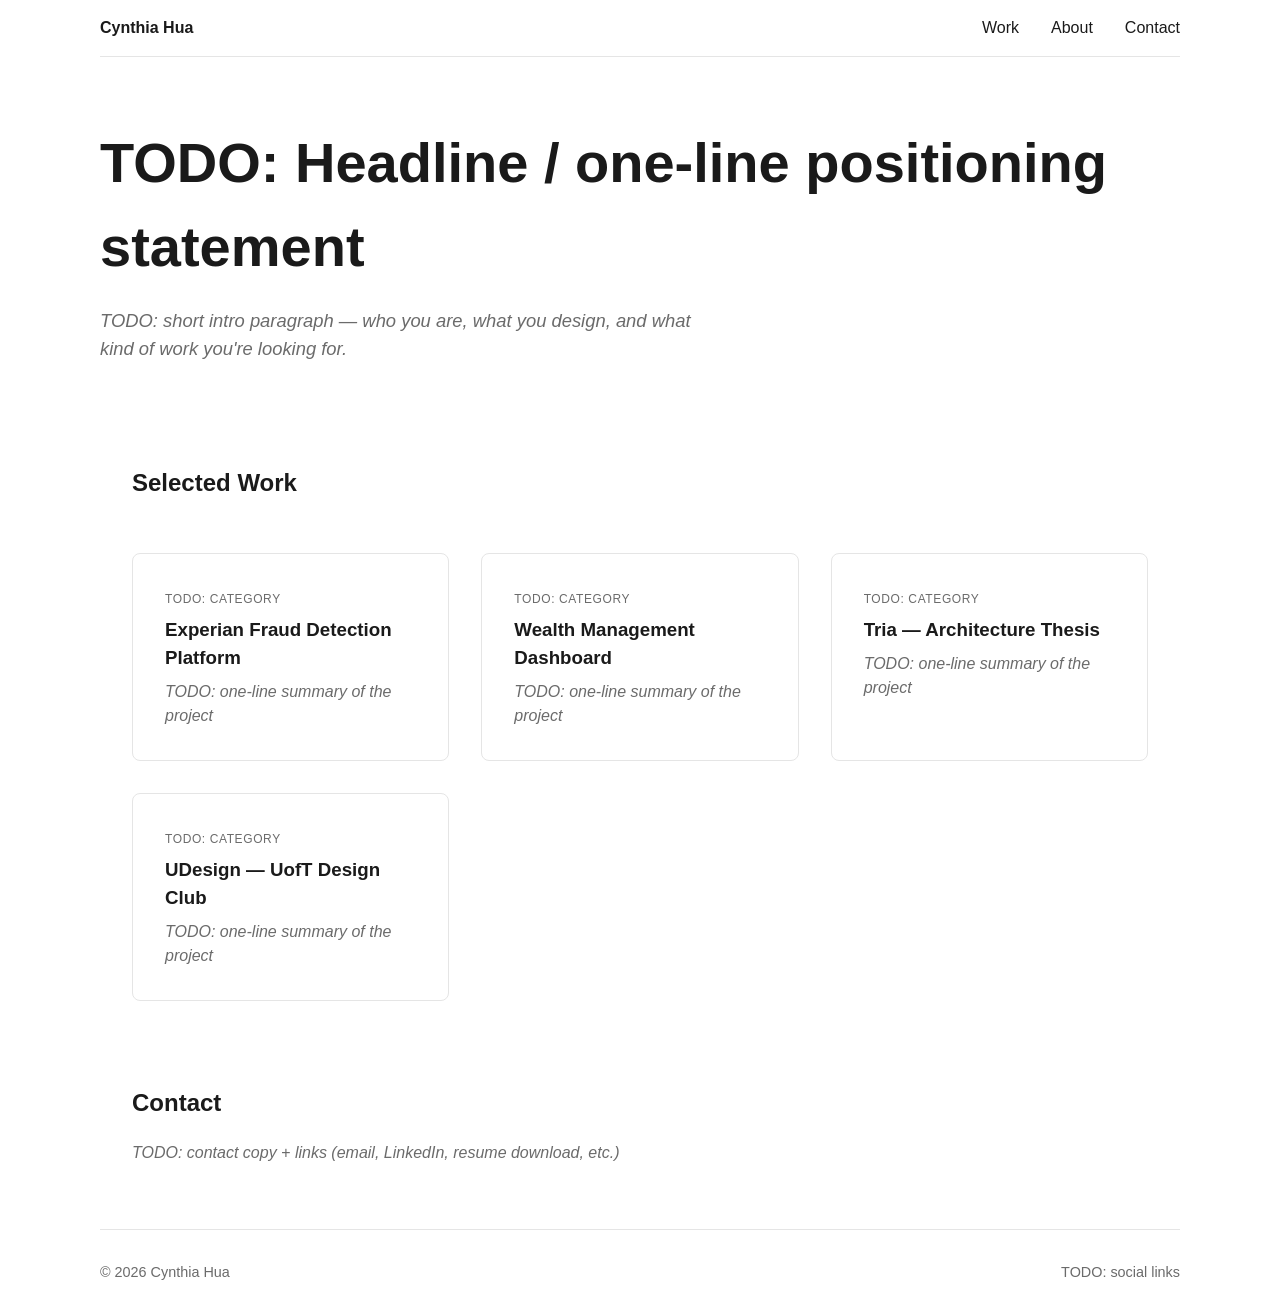
<file: index.html>
<!DOCTYPE html>
<html lang="en">
<head>
  <meta charset="UTF-8" />
  <meta name="viewport" content="width=device-width, initial-scale=1.0" />
  <title>Cynthia Hua — Portfolio</title>
  <!-- TODO: meta description, favicon, social preview tags -->
  <link rel="stylesheet" href="css/style.css" />
</head>
<body>

  <nav class="site-nav container">
    <a class="logo" href="index.html">Cynthia Hua</a>
    <ul>
      <li><a href="index.html#work">Work</a></li>
      <li><a href="about.html">About</a></li>
      <li><a href="index.html#contact">Contact</a></li>
    </ul>
  </nav>

  <header class="hero container">
    <h1>TODO: Headline / one-line positioning statement</h1>
    <p class="placeholder">
      TODO: short intro paragraph — who you are, what you design,
      and what kind of work you're looking for.
    </p>
  </header>

  <main>
    <section id="work" class="container">
      <h2>Selected Work</h2>

      <div class="work-grid">
        <a class="work-card" href="work/experian-fraud.html">
          <span class="tag">TODO: category</span>
          <h3>Experian Fraud Detection Platform</h3>
          <p class="placeholder">TODO: one-line summary of the project</p>
        </a>

        <a class="work-card" href="work/wealth-dashboard.html">
          <span class="tag">TODO: category</span>
          <h3>Wealth Management Dashboard</h3>
          <p class="placeholder">TODO: one-line summary of the project</p>
        </a>

        <a class="work-card" href="work/tria.html">
          <span class="tag">TODO: category</span>
          <h3>Tria — Architecture Thesis</h3>
          <p class="placeholder">TODO: one-line summary of the project</p>
        </a>

        <a class="work-card" href="work/udesign.html">
          <span class="tag">TODO: category</span>
          <h3>UDesign — UofT Design Club</h3>
          <p class="placeholder">TODO: one-line summary of the project</p>
        </a>
      </div>
    </section>

    <section id="contact" class="container">
      <h2>Contact</h2>
      <p class="placeholder">
        TODO: contact copy + links (email, LinkedIn, resume download, etc.)
      </p>
    </section>
  </main>

  <footer class="site-footer container">
    <span>&copy; <span id="year"></span> Cynthia Hua</span>
    <span>TODO: social links</span>
  </footer>

  <script src="js/main.js"></script>
  <script>
    document.getElementById("year").textContent = new Date().getFullYear();
  </script>
</body>
</html>
</file>
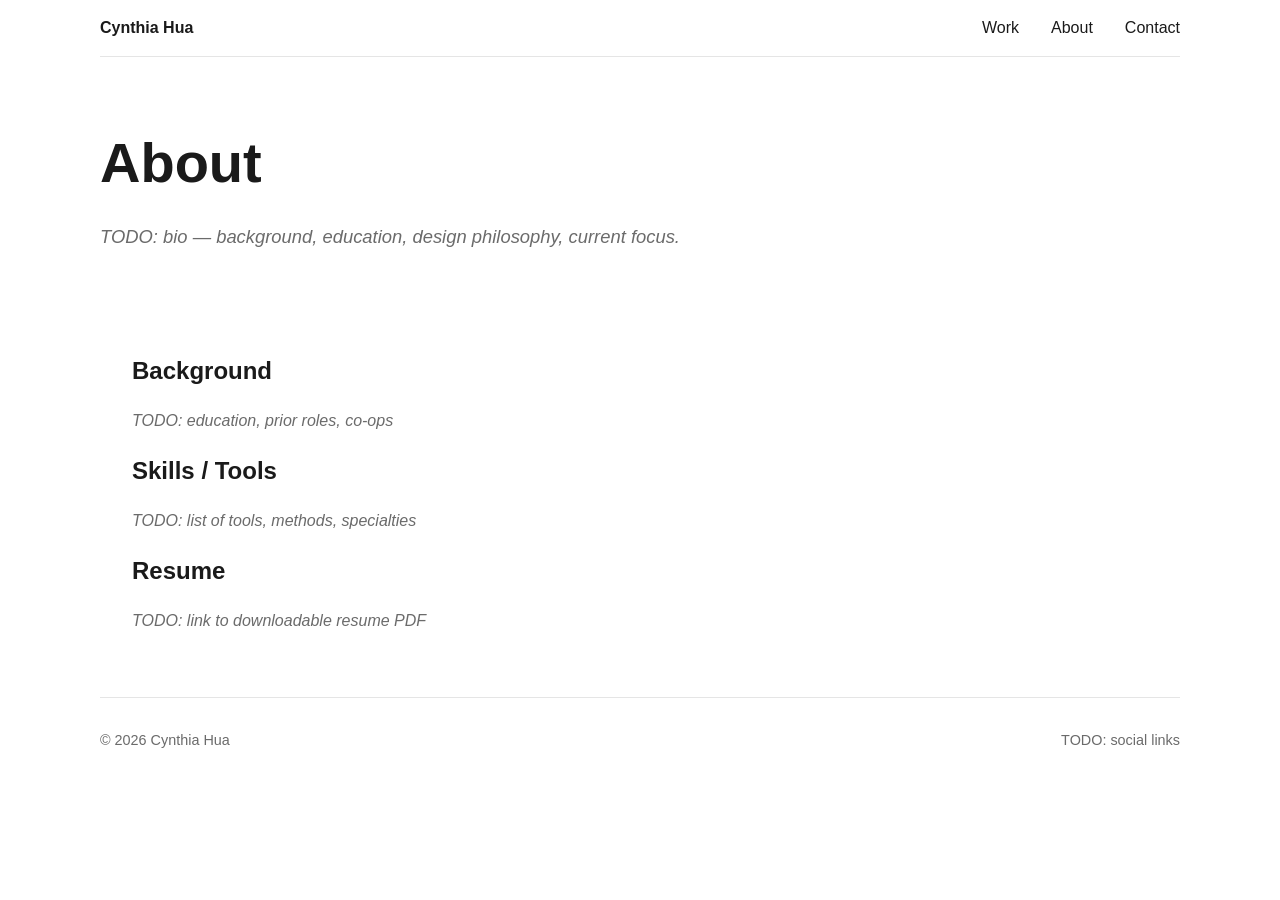
<file: about.html>
<!DOCTYPE html>
<html lang="en">
<head>
  <meta charset="UTF-8" />
  <meta name="viewport" content="width=device-width, initial-scale=1.0" />
  <title>About — Cynthia Hua</title>
  <link rel="stylesheet" href="css/style.css" />
</head>
<body>

  <nav class="site-nav container">
    <a class="logo" href="index.html">Cynthia Hua</a>
    <ul>
      <li><a href="index.html#work">Work</a></li>
      <li><a href="about.html">About</a></li>
      <li><a href="index.html#contact">Contact</a></li>
    </ul>
  </nav>

  <header class="hero container">
    <h1>About</h1>
    <p class="placeholder">
      TODO: bio — background, education, design philosophy, current focus.
    </p>
  </header>

  <main class="container">
    <section>
      <h2>Background</h2>
      <p class="placeholder">TODO: education, prior roles, co-ops</p>
    </section>

    <section>
      <h2>Skills / Tools</h2>
      <p class="placeholder">TODO: list of tools, methods, specialties</p>
    </section>

    <section>
      <h2>Resume</h2>
      <p class="placeholder">TODO: link to downloadable resume PDF</p>
    </section>
  </main>

  <footer class="site-footer container">
    <span>&copy; <span id="year"></span> Cynthia Hua</span>
    <span>TODO: social links</span>
  </footer>

  <script src="js/main.js"></script>
  <script>
    document.getElementById("year").textContent = new Date().getFullYear();
  </script>
</body>
</html>
</file>
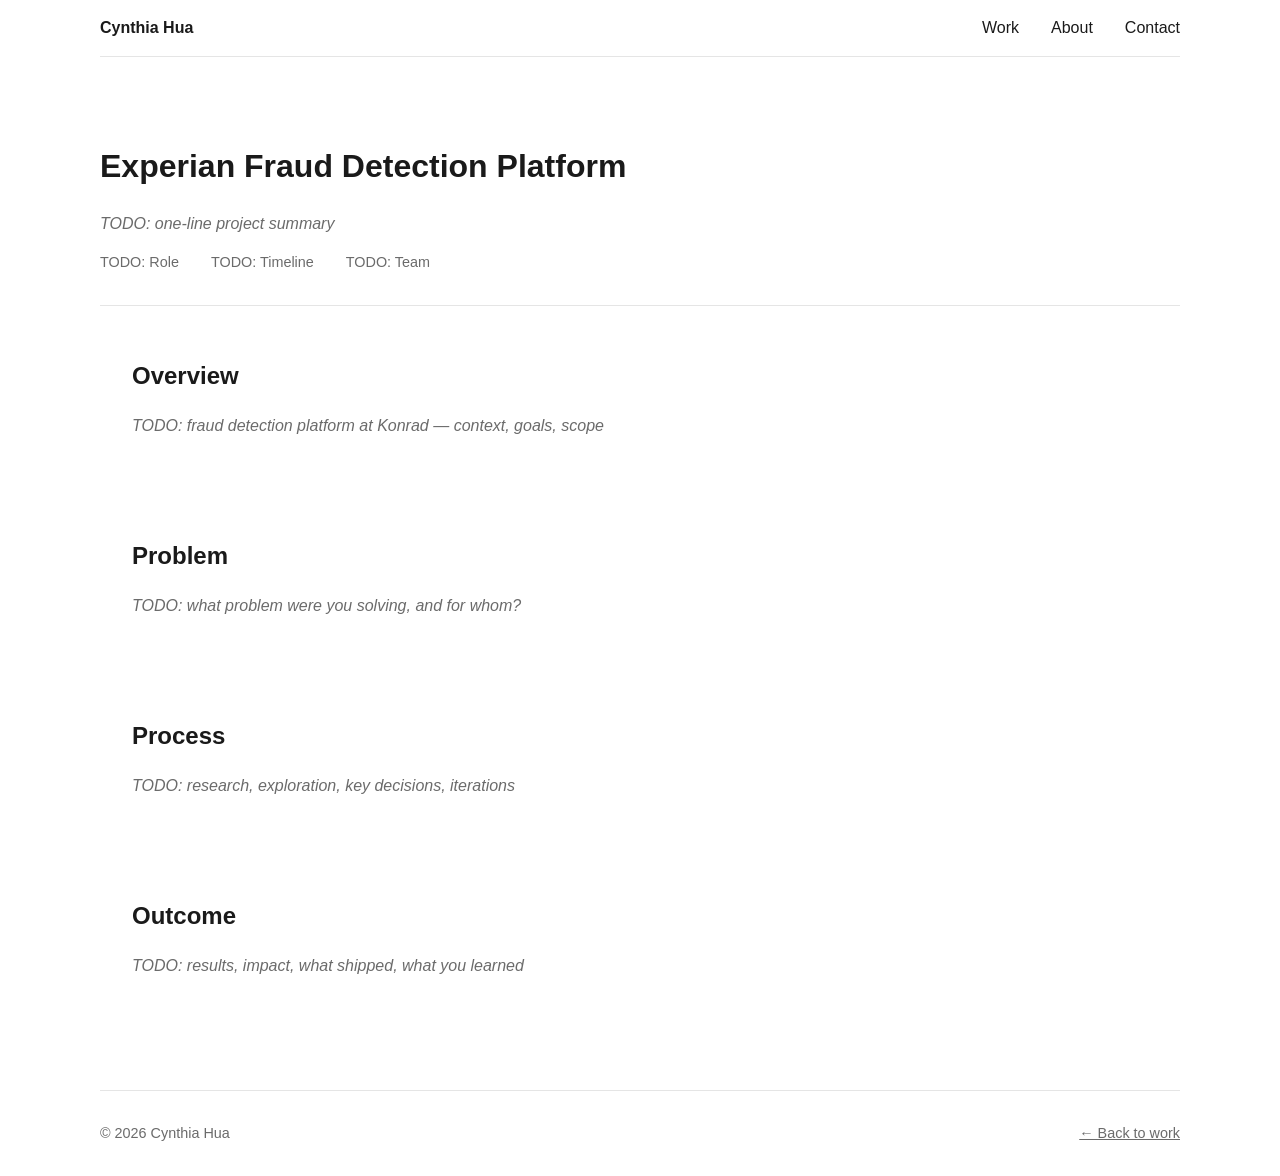
<file: work/experian-fraud.html>
<!DOCTYPE html>
<html lang="en">
<head>
  <meta charset="UTF-8" />
  <meta name="viewport" content="width=device-width, initial-scale=1.0" />
  <title>Experian Fraud Detection Platform — Cynthia Hua</title>
  <link rel="stylesheet" href="../css/style.css" />
</head>
<body class="case-study">

  <nav class="site-nav container">
    <a class="logo" href="../index.html">Cynthia Hua</a>
    <ul>
      <li><a href="../index.html#work">Work</a></li>
      <li><a href="../about.html">About</a></li>
      <li><a href="../index.html#contact">Contact</a></li>
    </ul>
  </nav>

  <header class="case-hero container">
    <h1>Experian Fraud Detection Platform</h1>
    <p class="placeholder">TODO: one-line project summary</p>
    <div class="case-meta">
      <span>TODO: Role</span>
      <span>TODO: Timeline</span>
      <span>TODO: Team</span>
    </div>
  </header>

  <main class="container">
    <section>
      <h2>Overview</h2>
      <p class="placeholder">TODO: fraud detection platform at Konrad — context, goals, scope</p>
    </section>

    <section>
      <h2>Problem</h2>
      <p class="placeholder">TODO: what problem were you solving, and for whom?</p>
    </section>

    <section>
      <h2>Process</h2>
      <p class="placeholder">TODO: research, exploration, key decisions, iterations</p>
    </section>

    <section>
      <h2>Outcome</h2>
      <p class="placeholder">TODO: results, impact, what shipped, what you learned</p>
    </section>
  </main>

  <footer class="site-footer container">
    <span>&copy; <span id="year"></span> Cynthia Hua</span>
    <span><a href="../index.html#work">&larr; Back to work</a></span>
  </footer>

  <script src="../js/main.js"></script>
  <script>
    document.getElementById("year").textContent = new Date().getFullYear();
  </script>
</body>
</html>
</file>
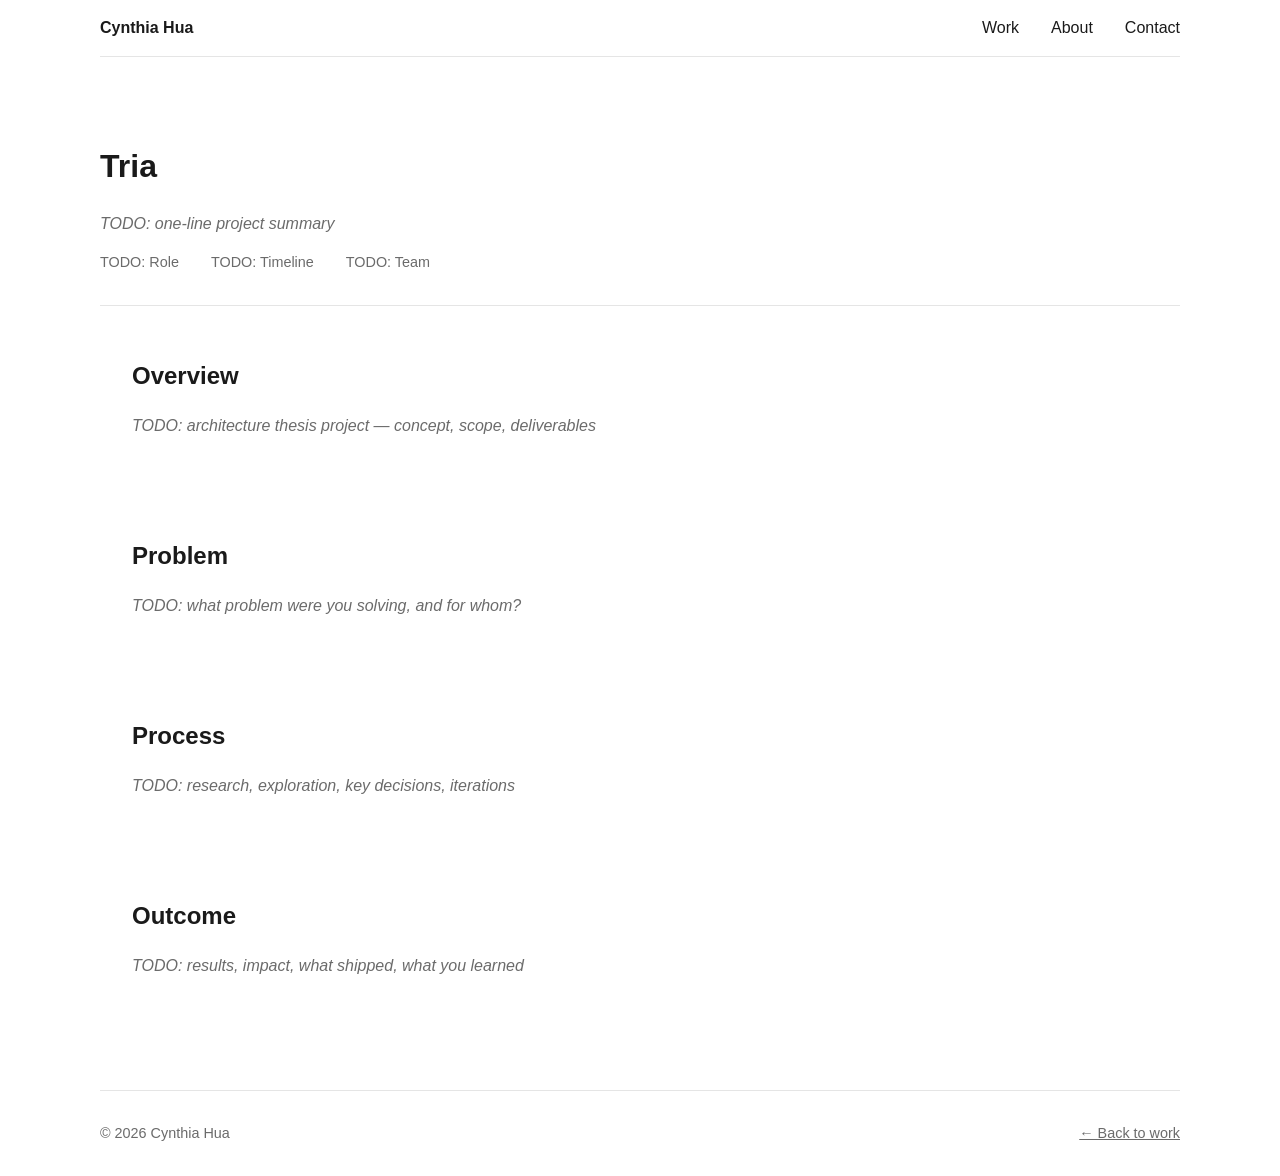
<file: work/tria.html>
<!DOCTYPE html>
<html lang="en">
<head>
  <meta charset="UTF-8" />
  <meta name="viewport" content="width=device-width, initial-scale=1.0" />
  <title>Tria — Cynthia Hua</title>
  <link rel="stylesheet" href="../css/style.css" />
</head>
<body class="case-study">

  <nav class="site-nav container">
    <a class="logo" href="../index.html">Cynthia Hua</a>
    <ul>
      <li><a href="../index.html#work">Work</a></li>
      <li><a href="../about.html">About</a></li>
      <li><a href="../index.html#contact">Contact</a></li>
    </ul>
  </nav>

  <header class="case-hero container">
    <h1>Tria</h1>
    <p class="placeholder">TODO: one-line project summary</p>
    <div class="case-meta">
      <span>TODO: Role</span>
      <span>TODO: Timeline</span>
      <span>TODO: Team</span>
    </div>
  </header>

  <main class="container">
    <section>
      <h2>Overview</h2>
      <p class="placeholder">TODO: architecture thesis project — concept, scope, deliverables</p>
    </section>

    <section>
      <h2>Problem</h2>
      <p class="placeholder">TODO: what problem were you solving, and for whom?</p>
    </section>

    <section>
      <h2>Process</h2>
      <p class="placeholder">TODO: research, exploration, key decisions, iterations</p>
    </section>

    <section>
      <h2>Outcome</h2>
      <p class="placeholder">TODO: results, impact, what shipped, what you learned</p>
    </section>
  </main>

  <footer class="site-footer container">
    <span>&copy; <span id="year"></span> Cynthia Hua</span>
    <span><a href="../index.html#work">&larr; Back to work</a></span>
  </footer>

  <script src="../js/main.js"></script>
  <script>
    document.getElementById("year").textContent = new Date().getFullYear();
  </script>
</body>
</html>
</file>
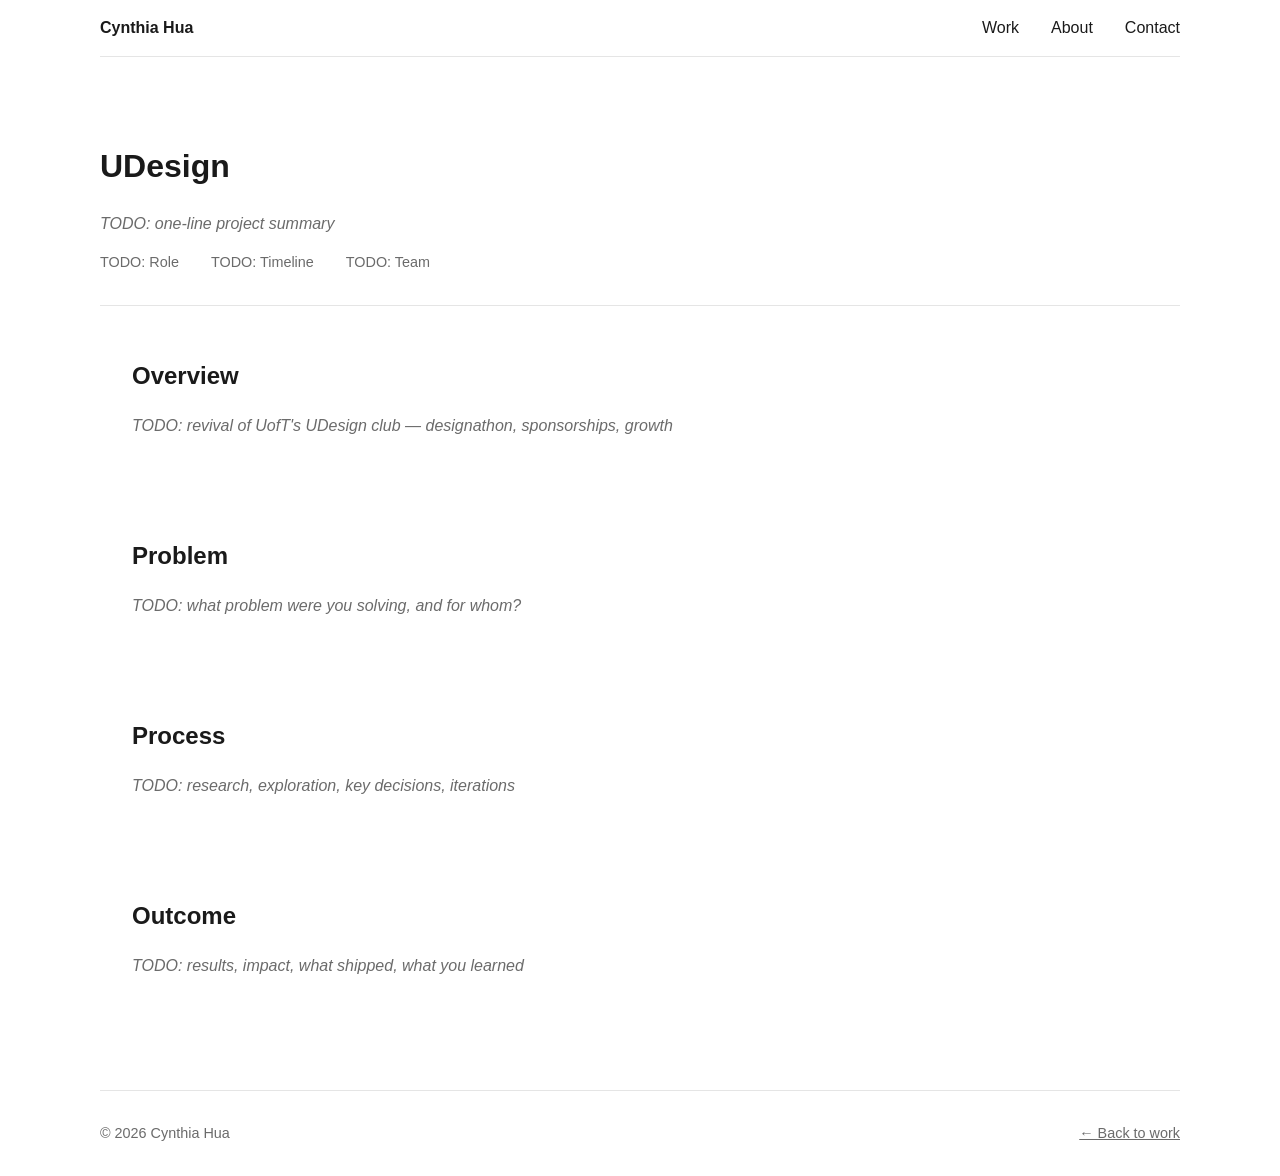
<file: work/udesign.html>
<!DOCTYPE html>
<html lang="en">
<head>
  <meta charset="UTF-8" />
  <meta name="viewport" content="width=device-width, initial-scale=1.0" />
  <title>UDesign — Cynthia Hua</title>
  <link rel="stylesheet" href="../css/style.css" />
</head>
<body class="case-study">

  <nav class="site-nav container">
    <a class="logo" href="../index.html">Cynthia Hua</a>
    <ul>
      <li><a href="../index.html#work">Work</a></li>
      <li><a href="../about.html">About</a></li>
      <li><a href="../index.html#contact">Contact</a></li>
    </ul>
  </nav>

  <header class="case-hero container">
    <h1>UDesign</h1>
    <p class="placeholder">TODO: one-line project summary</p>
    <div class="case-meta">
      <span>TODO: Role</span>
      <span>TODO: Timeline</span>
      <span>TODO: Team</span>
    </div>
  </header>

  <main class="container">
    <section>
      <h2>Overview</h2>
      <p class="placeholder">TODO: revival of UofT's UDesign club — designathon, sponsorships, growth</p>
    </section>

    <section>
      <h2>Problem</h2>
      <p class="placeholder">TODO: what problem were you solving, and for whom?</p>
    </section>

    <section>
      <h2>Process</h2>
      <p class="placeholder">TODO: research, exploration, key decisions, iterations</p>
    </section>

    <section>
      <h2>Outcome</h2>
      <p class="placeholder">TODO: results, impact, what shipped, what you learned</p>
    </section>
  </main>

  <footer class="site-footer container">
    <span>&copy; <span id="year"></span> Cynthia Hua</span>
    <span><a href="../index.html#work">&larr; Back to work</a></span>
  </footer>

  <script src="../js/main.js"></script>
  <script>
    document.getElementById("year").textContent = new Date().getFullYear();
  </script>
</body>
</html>
</file>
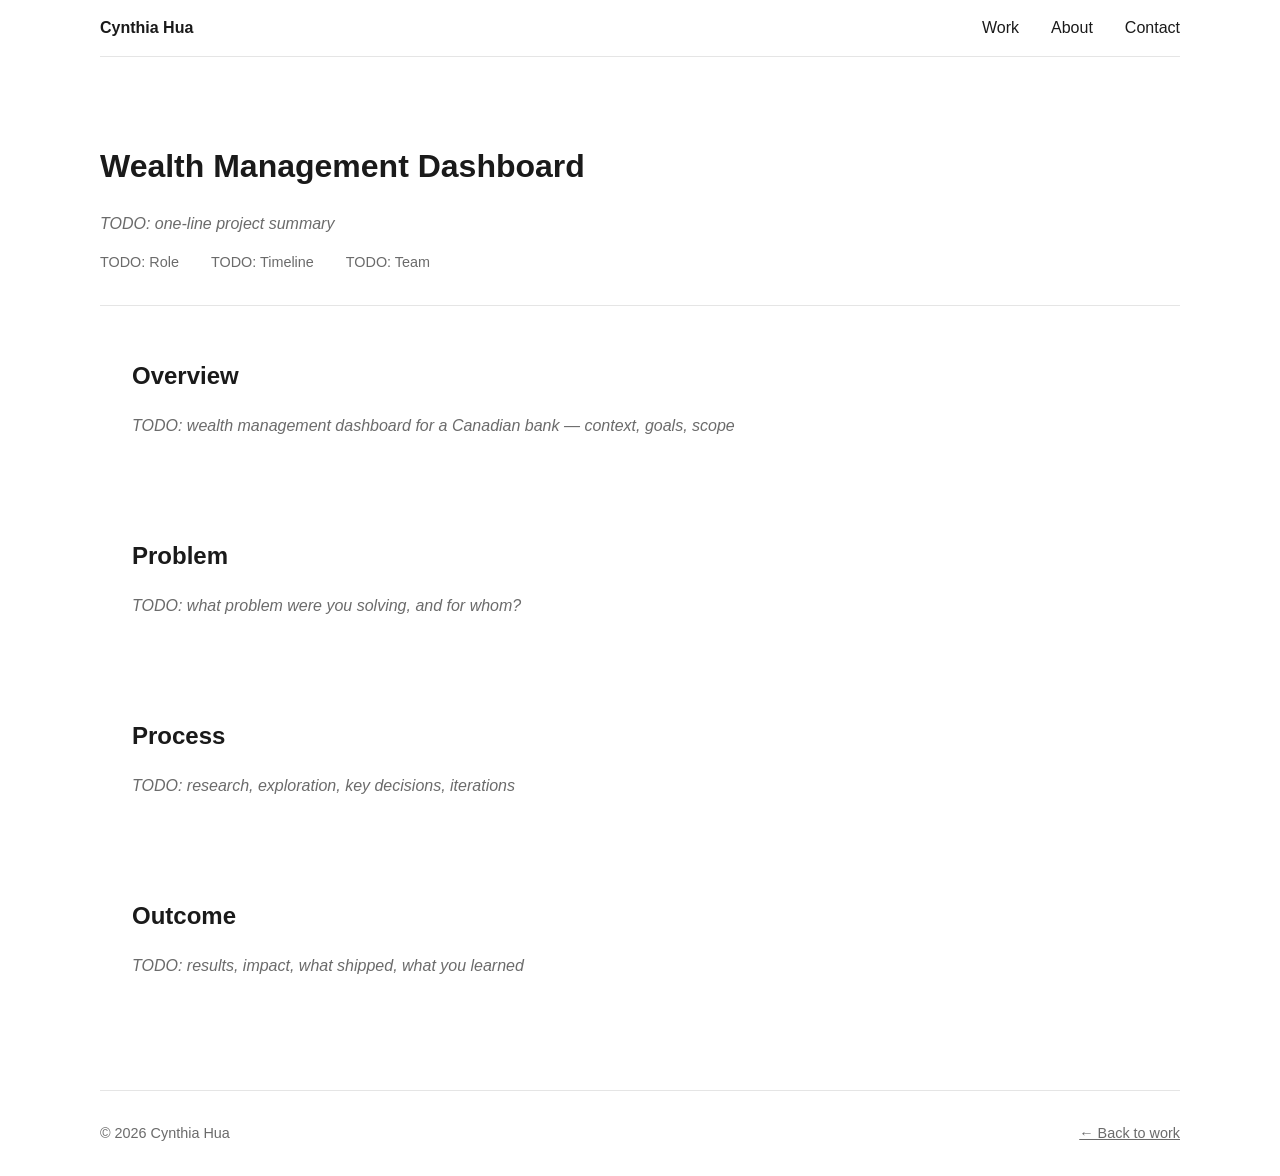
<file: work/wealth-dashboard.html>
<!DOCTYPE html>
<html lang="en">
<head>
  <meta charset="UTF-8" />
  <meta name="viewport" content="width=device-width, initial-scale=1.0" />
  <title>Wealth Management Dashboard — Cynthia Hua</title>
  <link rel="stylesheet" href="../css/style.css" />
</head>
<body class="case-study">

  <nav class="site-nav container">
    <a class="logo" href="../index.html">Cynthia Hua</a>
    <ul>
      <li><a href="../index.html#work">Work</a></li>
      <li><a href="../about.html">About</a></li>
      <li><a href="../index.html#contact">Contact</a></li>
    </ul>
  </nav>

  <header class="case-hero container">
    <h1>Wealth Management Dashboard</h1>
    <p class="placeholder">TODO: one-line project summary</p>
    <div class="case-meta">
      <span>TODO: Role</span>
      <span>TODO: Timeline</span>
      <span>TODO: Team</span>
    </div>
  </header>

  <main class="container">
    <section>
      <h2>Overview</h2>
      <p class="placeholder">TODO: wealth management dashboard for a Canadian bank — context, goals, scope</p>
    </section>

    <section>
      <h2>Problem</h2>
      <p class="placeholder">TODO: what problem were you solving, and for whom?</p>
    </section>

    <section>
      <h2>Process</h2>
      <p class="placeholder">TODO: research, exploration, key decisions, iterations</p>
    </section>

    <section>
      <h2>Outcome</h2>
      <p class="placeholder">TODO: results, impact, what shipped, what you learned</p>
    </section>
  </main>

  <footer class="site-footer container">
    <span>&copy; <span id="year"></span> Cynthia Hua</span>
    <span><a href="../index.html#work">&larr; Back to work</a></span>
  </footer>

  <script src="../js/main.js"></script>
  <script>
    document.getElementById("year").textContent = new Date().getFullYear();
  </script>
</body>
</html>
</file>
<file: css/style.css>
/* ==========================================================================
   Portfolio 2026 — base stylesheet (skeleton)
   TODO: replace placeholder colors/fonts with your own brand system
   ========================================================================== */

:root {
  --color-bg: #ffffff;
  --color-text: #1a1a1a;
  --color-muted: #6b6b6b;
  --color-accent: #2b2bff; /* TODO: replace with your accent color */
  --color-border: #e5e5e5;
  --max-width: 1080px;
  --space-1: 0.5rem;
  --space-2: 1rem;
  --space-3: 2rem;
  --space-4: 4rem;
  --font-sans: -apple-system, BlinkMacSystemFont, "Segoe UI", Helvetica, Arial, sans-serif;
}

* { box-sizing: border-box; }

html, body {
  margin: 0;
  padding: 0;
}

body {
  font-family: var(--font-sans);
  color: var(--color-text);
  background: var(--color-bg);
  line-height: 1.5;
}

.container {
  max-width: var(--max-width);
  margin: 0 auto;
  padding: 0 var(--space-3);
}

/* --- Nav --- */
.site-nav {
  display: flex;
  align-items: center;
  justify-content: space-between;
  padding: var(--space-2) 0;
  border-bottom: 1px solid var(--color-border);
}

.site-nav .logo {
  font-weight: 600;
  text-decoration: none;
  color: var(--color-text);
}

.site-nav ul {
  display: flex;
  gap: var(--space-3);
  list-style: none;
  margin: 0;
  padding: 0;
}

.site-nav a {
  color: var(--color-text);
  text-decoration: none;
}

.site-nav a:hover {
  color: var(--color-accent);
}

.nav-toggle {
  display: none;
}

/* --- Hero --- */
.hero {
  padding: var(--space-4) 0;
}

.hero h1 {
  font-size: clamp(2rem, 5vw, 3.5rem);
  margin: 0 0 var(--space-2);
}

.hero p {
  max-width: 60ch;
  color: var(--color-muted);
  font-size: 1.15rem;
}

/* --- Work grid --- */
.work-grid {
  display: grid;
  grid-template-columns: repeat(auto-fit, minmax(280px, 1fr));
  gap: var(--space-3);
  padding: var(--space-3) 0 var(--space-4);
}

.work-card {
  display: block;
  padding: var(--space-3);
  border: 1px solid var(--color-border);
  border-radius: 8px;
  text-decoration: none;
  color: var(--color-text);
  transition: border-color 0.15s ease;
}

.work-card:hover {
  border-color: var(--color-accent);
}

.work-card .tag {
  display: inline-block;
  font-size: 0.75rem;
  text-transform: uppercase;
  letter-spacing: 0.05em;
  color: var(--color-muted);
  margin-bottom: var(--space-1);
}

.work-card h3 {
  margin: 0 0 var(--space-1);
}

.work-card p {
  color: var(--color-muted);
  margin: 0;
}

/* --- Case study page --- */
.case-study header.case-hero {
  padding: var(--space-4) 0 var(--space-3);
  border-bottom: 1px solid var(--color-border);
}

.case-meta {
  display: flex;
  gap: var(--space-3);
  color: var(--color-muted);
  font-size: 0.9rem;
  margin-top: var(--space-2);
}

.case-study section {
  padding: var(--space-3) 0;
}

.case-study h2 {
  font-size: 1.5rem;
}

.placeholder {
  color: var(--color-muted);
  font-style: italic;
}

/* --- Footer --- */
.site-footer {
  border-top: 1px solid var(--color-border);
  padding: var(--space-3) 0;
  margin-top: var(--space-4);
  color: var(--color-muted);
  font-size: 0.9rem;
  display: flex;
  justify-content: space-between;
  flex-wrap: wrap;
  gap: var(--space-2);
}

.site-footer a {
  color: var(--color-muted);
}

/* --- Responsive nav (basic) --- */
@media (max-width: 640px) {
  .site-nav ul {
    gap: var(--space-2);
    font-size: 0.9rem;
  }
}
</file>
